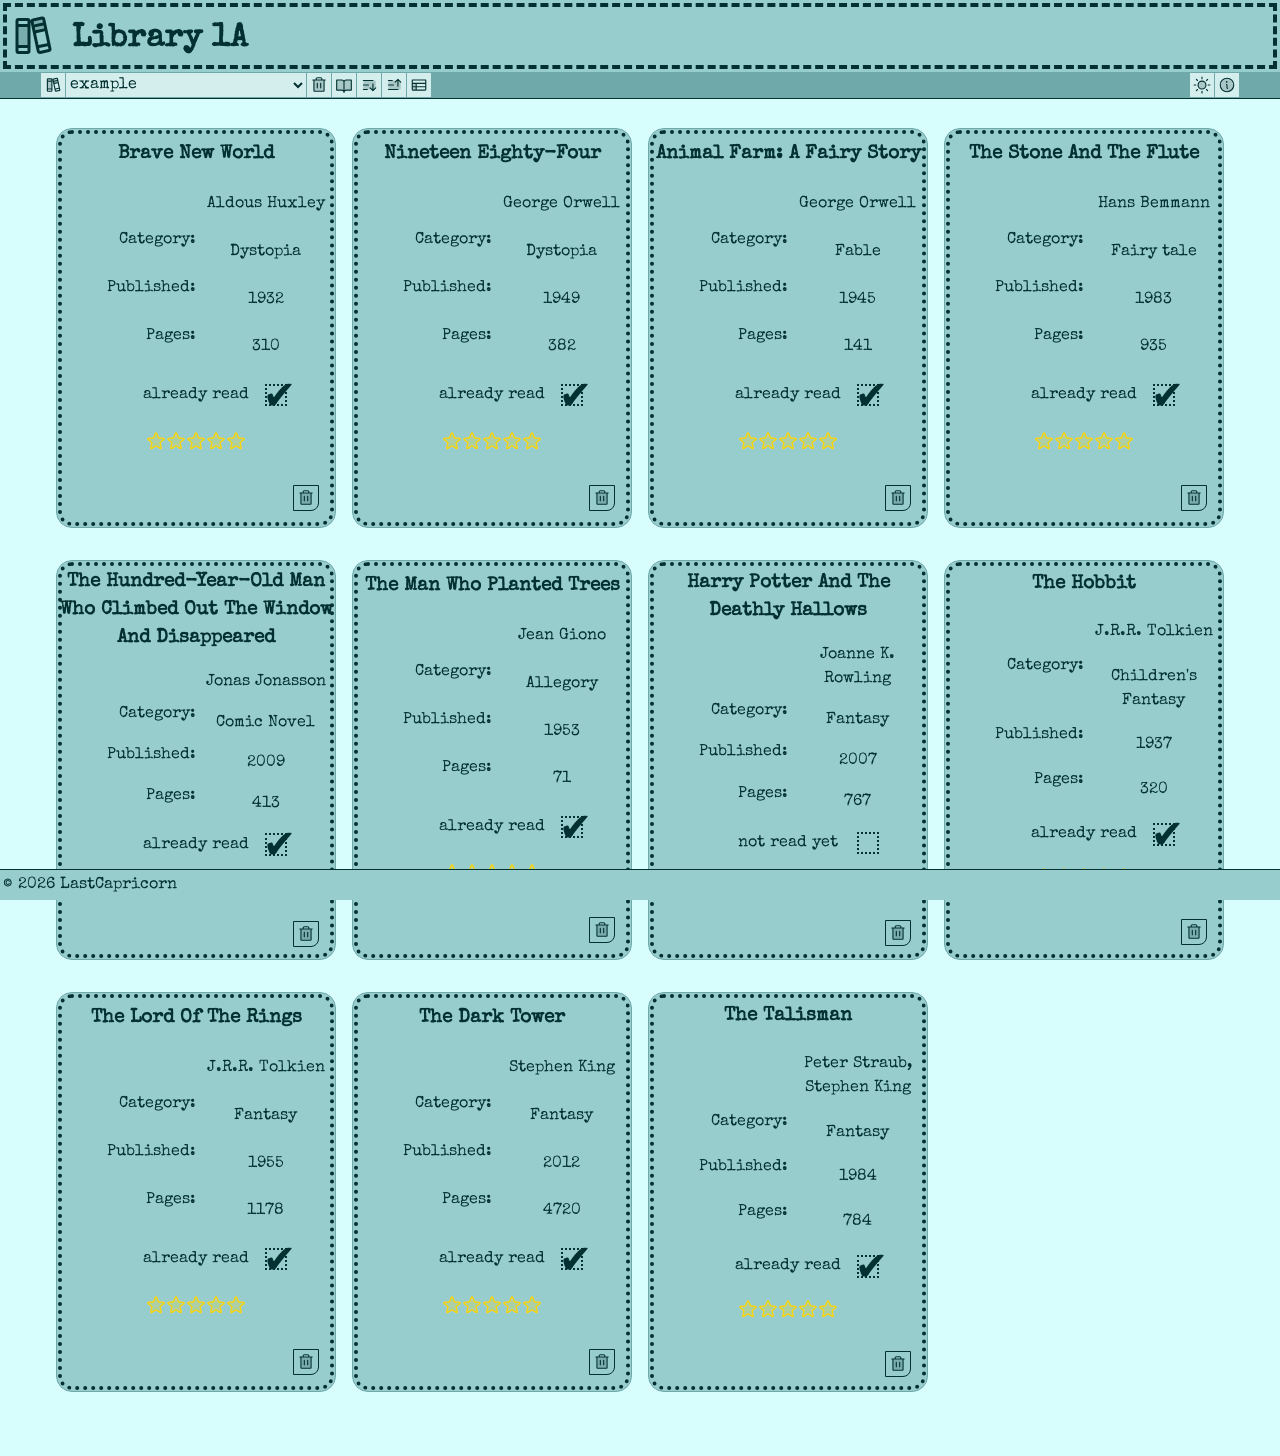
<file: index.html>
<!DOCTYPE html>
<html lang="en">
<head>
  <meta charset="UTF-8">
  <meta http-equiv="X-UA-Compatible" content="ie=edge">
  <meta name="viewport" content="width=device-width, initial-scale=1.0">
  <link rel="shortcut icon" href="images/lc_logo_custom_duo.svg" type="image/svg+xml">
  <link rel="stylesheet" href="css/icons.css">
  <link rel="stylesheet" href="css/style.css">
  <script defer src="js/script.js"></script>
  <title>Library 1A</title>
</head>
<body>
  <header>
    <div class="heading">
      <div class="logo"><span class="ph--books-duotone"></span></div>
      <div class="title">
        <h1>Library 1A</h1>
      </div>
    </div>
    <nav class="toolbar">
      <div class="tools">
        <button type="button" title="new bookshelf" command="show-modal" commandfor="bookshelf_dialog">
          <span class="ph--books-duotone"></span>
        </button>
        <select name="bookshelfs" id="shelf-select">
        </select>
        <button type="button" class="remove-bookshelf" title="remove bookshelf">
          <span class="ph--trash-duotone"></span>
        </button>
        <button type="button" title="new book" command="show-modal" commandfor="book_dialog">
          <span class="ph--book-open-duotone"></span>
        </button>
        <button type="button" class="sort-button asc" title="sort ascending">
          <span class="ph--sort-ascending-duotone"></span>
        </button>
        <button type="button" class="sort-button desc" title="sort descending">
          <span class="ph--sort-descending-duotone"></span>
        </button>
        <button type="button" class="toggle-view">
          <span class="ph--table-duotone" title="table view"></span>
          <span class="ph--cards-duotone" title="card view"></span>
        </button>
      </div>
      <div class="tools">
        <button type="button" class="scheme-toggle">
          <span class="ph--sun-duotone"></span>
          <span class="ph--moon-stars-duotone"></span>
        </button>
        <button type="button" popovertarget="info_pop">
          <span class="ph--info-duotone"></span>
        </button>
      </div>
    </nav>
  </header>

  <main class="container">
    <table>
      <thead>
        <tr>
          <th>Title</th>
          <th>Author</th>
          <th>Category</th>
          <th>Published</th>
          <th>Pages</th>
          <th>Read</th>
          <th>Rating</th>
        </tr>
      </thead>

      <tbody></tbody>

    </table>
  </main>

  <footer>
    <div>
      <p>&copy; 2026 LastCapricorn</p>
    </div>
  </footer>

  <dialog id="book_dialog">
    <form action="#" method="dialog" name="book_form" id="book_form">
      <button type="button" command="close" commandfor="book_dialog">
        <span class="ph--x-square-duotone"></span>
     </button>
     <p class="form-head">Enter some information (at least the title) about your new book:</p>
     <label for="book_title">Title:</label>
     <input type="text" id="book_title" pattern="[\w\- ]+" required>
     <label for="book_author">Author:</label>
     <input type="text" id="book_author" pattern="[\w\- ]+">
     <label for="book_category">Category:</label>
     <input type="text" id="book_category" pattern="[\w\- ]+">
     <label for="book_year">Year:</label>
     <input type="number" id="book_year" min="0" max="2026" value="2026" pattern="[0-9]{1,4}">
     <label for="book_pages">Pages:</label>
     <input type="number" id="book_pages" min="1" max="99999" value="1" pattern="[0-9]{1,5}">
     <label for="book_read">Read:</label>
     <input type="checkbox" id="book_read">
     <p class="rating">Rating:</p>
     <div id="rating">
       <label for="star1" class="star">
         <span class="ph--star-duotone"></span>
         <input type="checkbox" id="star1" value="1">
       </label>
       <label for="star2" class="star">
         <span class="ph--star-duotone"></span>
         <input type="checkbox" id="star2" value="2">
       </label>
       <label for="star3" class="star">
         <span class="ph--star-duotone"></span>
         <input type="checkbox" id="star3" value="3">
       </label>
       <label for="star4" class="star">
         <span class="ph--star-duotone"></span>
         <input type="checkbox" id="star4" value="4">
       </label>
       <label for="star5" class="star">
         <span class="ph--star-duotone"></span>
         <input type="checkbox" id="star5" value="5">
       </label>
     </div>
     <button type="submit" id="book-form_submit" form="book_form">create!</button>
    </form>
  </dialog>

  <dialog id="bookshelf_dialog">
    <form action="#" method="dialog" name="bookshelf_form" id="bookshelf_form">
      <button type="button" id="bookshelf-form_cancel" command="close" commandfor="bookshelf_dialog">
        <span class="ph--x-square-duotone"></span>
      </button>
      <label for="bookshelf_name">Please enter a name for your new bookshelf:</label>
      <input type="text" id="bookshelf_name" name="bookshelf_name" minlength="2" pattern="[a-zA-Z][\w\-]+[a-zA-Z0-9]" placeholder="a-z, A-Z, 0-9, _, -">
      <p class="explanation">Start with letter, end with letter or digit</p>
      <button type="submit" id="bookshelf-form_submit" form="bookshelf_form">create!</button>
    </form>
  </dialog>

  <dialog id="remove_dialog">
    <p>Do you really want to remove the current bookshelf?</p>
    <button type="button" class="confirm-removal">Remove!</button>
    <button type="button" command="close" commandfor="remove_dialog">Cancel</button>
  </dialog>

  <div id="info_pop" popover>
    <ul>
      <li>This is part of the Full Stack JavaScript Path from
        <a href="https://www.theodinproject.com/lessons/node-path-javascript-library">The Odin Project</a>
      </li>
      <li>At Google Fonts you'll find
        <a href="https://fonts.google.com/?query=special+elite">"Special Elite"</a>
      </li>
      <li>I used the duotone variant of
        <a href="https://phosphoricons.com/">PhosphorIcons</a></li>
      <li>You can have a look at my other
        <a href="https://github.com/LastCapricorn">repositories</a>
        on github
      </li>
      <li>
        You can
        <button type="button" popovertarget="info_pop" popovertargetaction="hide">clear localStorage</button>
        before you close this page or for testing purposes
      </li>
    </ul>
  </div>

  <template id="book-card-template">
    <div class="book-card">
      <h3 class="book-title"></h3>
      <p class="book-author"></p>
      <span class="span-category">Category:</span>
      <p class="book-category"></p>
      <span class="span-year">Published:</span>
      <p class="book-year"></p>
      <span class="span-pages">Pages:</span>
      <p class="book-pages"></p>
      <label class="label-read"></label>
      <input type="checkbox" class="book-read">
      <div class="book-rating">
       <label class="rate-label">
         <span class="ph--star-duotone"></span>
         <input type="checkbox" class="rate-input" value="1">
       </label>
       <label class="rate-label">
         <span class="ph--star-duotone"></span>
         <input type="checkbox" class="rate-input" value="2">
       </label>
       <label class="rate-label">
         <span class="ph--star-duotone"></span>
         <input type="checkbox" class="rate-input" value="3">
       </label>
       <label class="rate-label">
         <span class="ph--star-duotone"></span>
         <input type="checkbox" class="rate-input" value="4">
       </label>
       <label class="rate-label">
         <span class="ph--star-duotone"></span>
         <input type="checkbox" class="rate-input" value="5">
       </label>
      </div>
      <button type="button" class="button-trash">
        <span class="ph--trash-duotone"></span>
      </button>
    </div>
  </template>

  <template id="book-tablerow-template">
    <tr class="tab-row">
      <td class="tab-title"></td>
      <td class="tab-author"></td>
      <td class="tab-category"></td>
      <td class="tab-year"></td>
      <td class="tab-pages"></td>
      <td class="tab-read">
        <input type="checkbox" class="book-read">
      </td>
      <td class="tab-rating">
        <div class="book-rating">
          <label class="rate-label">
            <span class="ph--star-duotone"></span>
            <input type="checkbox" class="rate-input" value="1">
          </label>
          <label class="rate-label">
            <span class="ph--star-duotone"></span>
            <input type="checkbox" class="rate-input" value="2">
          </label>
          <label class="rate-label">
            <span class="ph--star-duotone"></span>
            <input type="checkbox" class="rate-input" value="3">
          </label>
          <label class="rate-label">
            <span class="ph--star-duotone"></span>
            <input type="checkbox" class="rate-input" value="4">
          </label>
          <label class="rate-label">
            <span class="ph--star-duotone"></span>
            <input type="checkbox" class="rate-input" value="5">
          </label>
        </div>
      </td>
      <td class="tab-trash">
        <button type="button" class="button-trash">
          <span class="ph--trash-duotone"></span>
        </button>
      </td>
    </tr>
  </template>

</body>
</html>
</file>
<file: css/icons.css>
.ph--book-open-duotone,
.ph--books-duotone,
.ph--cards-duotone,
.ph--info-duotone,
.ph--moon-stars-duotone,
.ph--sort-ascending-duotone,
.ph--sort-descending-duotone,
.ph--star-duotone,
.ph--sun-duotone,
.ph--table-duotone,
.ph--trash-duotone,
.ph--x-square-duotone {
  display: inline-block;
  width: 1em;
  height: 1em;
  --svg: url("data:image/svg+xml,%3Csvg xmlns='http://www.w3.org/2000/svg' viewBox='0 0 256 256'%3E%3Cg fill='black'%3E%3Cpath d='M216 112v16c0 53-88 88-88 112c0-24-88-59-88-112v-16Z' opacity='.2'/%3E%3Cpath d='M232 104a56.06 56.06 0 0 0-56-56h-40a24 24 0 0 1 24-24a8 8 0 0 0 0-16a40 40 0 0 0-40 40H80a56.06 56.06 0 0 0-56 56a16 16 0 0 0 8 13.83V128c0 35.53 33.12 62.12 59.74 83.49C103.66 221.07 120 234.18 120 240a8 8 0 0 0 16 0c0-5.82 16.34-18.93 28.26-28.51C190.88 190.12 224 163.53 224 128v-10.17a16 16 0 0 0 8-13.83M80 64h96a40.06 40.06 0 0 1 40 40H40a40 40 0 0 1 40-40m74.25 135c-10.62 8.52-20 16-26.25 23.37c-6.25-7.32-15.63-14.85-26.25-23.37C77.8 179.79 48 155.86 48 128v-8h160v8c0 27.86-29.8 51.79-53.75 71'/%3E%3C/g%3E%3C/svg%3E");
  background-color: currentColor;
  -webkit-mask-image: var(--svg);
  mask-image: var(--svg);
  -webkit-mask-repeat: no-repeat;
  mask-repeat: no-repeat;
  -webkit-mask-size: 100% 100%;
  mask-size: 100% 100%;
}

span.ph--book-open-duotone {
  --svg: url("data:image/svg+xml,%3Csvg xmlns='http://www.w3.org/2000/svg' viewBox='0 0 256 256'%3E%3Cg fill='black'%3E%3Cpath d='M232 56v144h-72a32 32 0 0 0-32 32a32 32 0 0 0-32-32H24V56h72a32 32 0 0 1 32 32a32 32 0 0 1 32-32Z' opacity='.2'/%3E%3Cpath d='M232 48h-72a40 40 0 0 0-32 16a40 40 0 0 0-32-16H24a8 8 0 0 0-8 8v144a8 8 0 0 0 8 8h72a24 24 0 0 1 24 24a8 8 0 0 0 16 0a24 24 0 0 1 24-24h72a8 8 0 0 0 8-8V56a8 8 0 0 0-8-8M96 192H32V64h64a24 24 0 0 1 24 24v112a39.8 39.8 0 0 0-24-8m128 0h-64a39.8 39.8 0 0 0-24 8V88a24 24 0 0 1 24-24h64Z'/%3E%3C/g%3E%3C/svg%3E");
}

span.ph--books-duotone {
  --svg: url("data:image/svg+xml,%3Csvg xmlns='http://www.w3.org/2000/svg' viewBox='0 0 256 256'%3E%3Cg fill='black'%3E%3Cpath d='M48 72h64v112H48Zm142.64-33.61a8 8 0 0 0-9.5-6.21l-46.81 10a8.07 8.07 0 0 0-6.15 9.57L139.79 107l62.46-13.42Z' opacity='.2'/%3E%3Cpath d='m231.65 194.55l-33.19-157.8a16 16 0 0 0-19-12.39l-46.81 10.06a16.08 16.08 0 0 0-12.3 19l33.19 157.8A16 16 0 0 0 169.16 224a16.3 16.3 0 0 0 3.38-.36l46.81-10.06a16.09 16.09 0 0 0 12.3-19.03M136 50.15v-.09l46.8-10l3.33 15.87L139.33 66Zm6.62 31.47l46.82-10.05l3.34 15.9L146 97.53Zm6.64 31.57l46.82-10.06l13.3 63.24l-46.82 10.06ZM216 197.94l-46.8 10l-3.33-15.87l46.8-10.07l3.33 15.85zM104 32H56a16 16 0 0 0-16 16v160a16 16 0 0 0 16 16h48a16 16 0 0 0 16-16V48a16 16 0 0 0-16-16M56 48h48v16H56Zm0 32h48v96H56Zm48 128H56v-16h48z'/%3E%3C/g%3E%3C/svg%3E");
}

span.ph--cards-duotone {
  --svg: url("data:image/svg+xml,%3Csvg xmlns='http://www.w3.org/2000/svg' viewBox='0 0 256 256'%3E%3Cg fill='black'%3E%3Cpath d='M192 88v112a8 8 0 0 1-8 8H40a8 8 0 0 1-8-8V88a8 8 0 0 1 8-8h144a8 8 0 0 1 8 8' opacity='.2'/%3E%3Cpath d='M184 72H40a16 16 0 0 0-16 16v112a16 16 0 0 0 16 16h144a16 16 0 0 0 16-16V88a16 16 0 0 0-16-16m0 128H40V88h144zm48-144v120a8 8 0 0 1-16 0V56H64a8 8 0 0 1 0-16h152a16 16 0 0 1 16 16'/%3E%3C/g%3E%3C/svg%3E");
}

span.ph--info-duotone {
  --svg: url("data:image/svg+xml,%3Csvg xmlns='http://www.w3.org/2000/svg' viewBox='0 0 256 256'%3E%3Cg fill='black'%3E%3Cpath d='M224 128a96 96 0 1 1-96-96a96 96 0 0 1 96 96' opacity='.2'/%3E%3Cpath d='M144 176a8 8 0 0 1-8 8a16 16 0 0 1-16-16v-40a8 8 0 0 1 0-16a16 16 0 0 1 16 16v40a8 8 0 0 1 8 8m88-48A104 104 0 1 1 128 24a104.11 104.11 0 0 1 104 104m-16 0a88 88 0 1 0-88 88a88.1 88.1 0 0 0 88-88m-92-32a12 12 0 1 0-12-12a12 12 0 0 0 12 12'/%3E%3C/g%3E%3C/svg%3E");
}

span.ph--moon-stars-duotone {
  --svg: url("data:image/svg+xml,%3Csvg xmlns='http://www.w3.org/2000/svg' viewBox='0 0 256 256'%3E%3Cg fill='black'%3E%3Cpath d='M210.69 158.18A88 88 0 1 1 97.82 45.31A96.08 96.08 0 0 0 192 160a97 97 0 0 0 18.69-1.82' opacity='.2'/%3E%3Cpath d='M240 96a8 8 0 0 1-8 8h-16v16a8 8 0 0 1-16 0v-16h-16a8 8 0 0 1 0-16h16V72a8 8 0 0 1 16 0v16h16a8 8 0 0 1 8 8m-96-40h8v8a8 8 0 0 0 16 0v-8h8a8 8 0 0 0 0-16h-8v-8a8 8 0 0 0-16 0v8h-8a8 8 0 0 0 0 16m72.77 97a8 8 0 0 1 1.43 8A96 96 0 1 1 95.07 37.8a8 8 0 0 1 10.6 9.06a88.07 88.07 0 0 0 103.47 103.47a8 8 0 0 1 7.63 2.67m-19.39 14.88c-1.79.09-3.59.14-5.38.14A104.11 104.11 0 0 1 88 64c0-1.79 0-3.59.14-5.38a80 80 0 1 0 109.24 109.24Z'/%3E%3C/g%3E%3C/svg%3E");
}

span.ph--sort-ascending-duotone {
  --svg: url("data:image/svg+xml,%3Csvg xmlns='http://www.w3.org/2000/svg' viewBox='0 0 256 256'%3E%3Cg fill='black'%3E%3Cpath d='M224 80v88l-24 24H48V64h160a16 16 0 0 1 16 16' opacity='.2'/%3E%3Cpath d='M128 128a8 8 0 0 1-8 8H48a8 8 0 0 1 0-16h72a8 8 0 0 1 8 8M48 72h136a8 8 0 0 0 0-16H48a8 8 0 0 0 0 16m56 112H48a8 8 0 0 0 0 16h56a8 8 0 0 0 0-16m125.66-21.66a8 8 0 0 0-11.32 0L192 188.69V112a8 8 0 0 0-16 0v76.69l-26.34-26.35a8 8 0 0 0-11.32 11.32l40 40a8 8 0 0 0 11.32 0l40-40a8 8 0 0 0 0-11.32'/%3E%3C/g%3E%3C/svg%3E");
}

span.ph--sort-descending-duotone {
  --svg: url("data:image/svg+xml,%3Csvg xmlns='http://www.w3.org/2000/svg' viewBox='0 0 256 256'%3E%3Cg fill='black'%3E%3Cpath d='M224 88v88a16 16 0 0 1-16 16H48V64h152Z' opacity='.2'/%3E%3Cpath d='M40 128a8 8 0 0 1 8-8h72a8 8 0 0 1 0 16H48a8 8 0 0 1-8-8m8-56h56a8 8 0 0 0 0-16H48a8 8 0 0 0 0 16m136 112H48a8 8 0 0 0 0 16h136a8 8 0 0 0 0-16m45.66-101.66l-40-40a8 8 0 0 0-11.32 0l-40 40a8 8 0 0 0 11.32 11.32L176 67.31V144a8 8 0 0 0 16 0V67.31l26.34 26.35a8 8 0 0 0 11.32-11.32'/%3E%3C/g%3E%3C/svg%3E");
}

span.ph--star-duotone {
  --svg: url("data:image/svg+xml,%3Csvg xmlns='http://www.w3.org/2000/svg' viewBox='0 0 256 256'%3E%3Cg fill='black'%3E%3Cpath d='m229.06 108.79l-48.7 42l14.88 62.79a8.4 8.4 0 0 1-12.52 9.17L128 189.09l-54.72 33.65a8.4 8.4 0 0 1-12.52-9.17l14.88-62.79l-48.7-42A8.46 8.46 0 0 1 31.73 94l63.91-5.2l24.62-59.6a8.36 8.36 0 0 1 15.48 0l24.62 59.6l63.91 5.2a8.46 8.46 0 0 1 4.79 14.79' opacity='.2'/%3E%3Cpath d='M239.18 97.26A16.38 16.38 0 0 0 224.92 86l-59-4.76l-22.78-55.09a16.36 16.36 0 0 0-30.27 0L90.11 81.23L31.08 86a16.46 16.46 0 0 0-9.37 28.86l45 38.83L53 211.75a16.38 16.38 0 0 0 24.5 17.82l50.5-31.08l50.53 31.08A16.4 16.4 0 0 0 203 211.75l-13.76-58.07l45-38.83a16.43 16.43 0 0 0 4.94-17.59m-15.34 5.47l-48.7 42a8 8 0 0 0-2.56 7.91l14.88 62.8a.37.37 0 0 1-.17.48c-.18.14-.23.11-.38 0l-54.72-33.65a8 8 0 0 0-8.38 0l-54.72 33.67c-.15.09-.19.12-.38 0a.37.37 0 0 1-.17-.48l14.88-62.8a8 8 0 0 0-2.56-7.91l-48.7-42c-.12-.1-.23-.19-.13-.5s.18-.27.33-.29l63.92-5.16a8 8 0 0 0 6.72-4.94l24.62-59.61c.08-.17.11-.25.35-.25s.27.08.35.25L153 91.86a8 8 0 0 0 6.75 4.92l63.92 5.16c.15 0 .24 0 .33.29s0 .4-.16.5'/%3E%3C/g%3E%3C/svg%3E");
}

span.ph--sun-duotone {
  --svg: url("data:image/svg+xml,%3Csvg xmlns='http://www.w3.org/2000/svg' viewBox='0 0 256 256'%3E%3Cg fill='black'%3E%3Cpath d='M184 128a56 56 0 1 1-56-56a56 56 0 0 1 56 56' opacity='.2'/%3E%3Cpath d='M120 40V16a8 8 0 0 1 16 0v24a8 8 0 0 1-16 0m72 88a64 64 0 1 1-64-64a64.07 64.07 0 0 1 64 64m-16 0a48 48 0 1 0-48 48a48.05 48.05 0 0 0 48-48M58.34 69.66a8 8 0 0 0 11.32-11.32l-16-16a8 8 0 0 0-11.32 11.32Zm0 116.68l-16 16a8 8 0 0 0 11.32 11.32l16-16a8 8 0 0 0-11.32-11.32M192 72a8 8 0 0 0 5.66-2.34l16-16a8 8 0 0 0-11.32-11.32l-16 16A8 8 0 0 0 192 72m5.66 114.34a8 8 0 0 0-11.32 11.32l16 16a8 8 0 0 0 11.32-11.32ZM48 128a8 8 0 0 0-8-8H16a8 8 0 0 0 0 16h24a8 8 0 0 0 8-8m80 80a8 8 0 0 0-8 8v24a8 8 0 0 0 16 0v-24a8 8 0 0 0-8-8m112-88h-24a8 8 0 0 0 0 16h24a8 8 0 0 0 0-16'/%3E%3C/g%3E%3C/svg%3E");
}

span.ph--table-duotone {
  --svg: url("data:image/svg+xml,%3Csvg xmlns='http://www.w3.org/2000/svg' viewBox='0 0 256 256'%3E%3Cg fill='black'%3E%3Cpath d='M88 104v96H32v-96Z' opacity='.2'/%3E%3Cpath d='M224 48H32a8 8 0 0 0-8 8v136a16 16 0 0 0 16 16h176a16 16 0 0 0 16-16V56a8 8 0 0 0-8-8M40 112h40v32H40Zm56 0h120v32H96Zm120-48v32H40V64ZM40 160h40v32H40Zm176 32H96v-32h120z'/%3E%3C/g%3E%3C/svg%3E");
}

span.ph--trash-duotone {
  --svg: url("data:image/svg+xml,%3Csvg xmlns='http://www.w3.org/2000/svg' viewBox='0 0 256 256'%3E%3Cg fill='black'%3E%3Cpath d='M200 56v152a8 8 0 0 1-8 8H64a8 8 0 0 1-8-8V56Z' opacity='.2'/%3E%3Cpath d='M216 48h-40v-8a24 24 0 0 0-24-24h-48a24 24 0 0 0-24 24v8H40a8 8 0 0 0 0 16h8v144a16 16 0 0 0 16 16h128a16 16 0 0 0 16-16V64h8a8 8 0 0 0 0-16M96 40a8 8 0 0 1 8-8h48a8 8 0 0 1 8 8v8H96Zm96 168H64V64h128Zm-80-104v64a8 8 0 0 1-16 0v-64a8 8 0 0 1 16 0m48 0v64a8 8 0 0 1-16 0v-64a8 8 0 0 1 16 0'/%3E%3C/g%3E%3C/svg%3E");
}

span.ph--x-square-duotone {
  --svg: url("data:image/svg+xml,%3Csvg xmlns='http://www.w3.org/2000/svg' viewBox='0 0 256 256'%3E%3Cg fill='black'%3E%3Cpath d='M216 48v160a8 8 0 0 1-8 8H48a8 8 0 0 1-8-8V48a8 8 0 0 1 8-8h160a8 8 0 0 1 8 8' opacity='.2'/%3E%3Cpath d='M208 32H48a16 16 0 0 0-16 16v160a16 16 0 0 0 16 16h160a16 16 0 0 0 16-16V48a16 16 0 0 0-16-16m0 176H48V48h160zm-42.34-106.34L139.31 128l26.35 26.34a8 8 0 0 1-11.32 11.32L128 139.31l-26.34 26.35a8 8 0 0 1-11.32-11.32L116.69 128l-26.35-26.34a8 8 0 0 1 11.32-11.32L128 116.69l26.34-26.35a8 8 0 0 1 11.32 11.32'/%3E%3C/g%3E%3C/svg%3E");
}
</file>
<file: css/style.css>
@font-face {
  font-family: "Special Elite";
  src: url("../fonts/SpecialElite-Regular.woff2") format("woff2"),
    url("../fonts/SpecialElite-Regular.ttf") format("truetype");
  font-weight: normal;
  font-style: normal;
  font-display: swap;
}

:root {
  color-scheme: light dark;
   --bg-body: light-dark( hsl(180 90% 92% / 1),  hsl(180 25% 6% / 1));
   --bg-bloody: light-dark(hsl(180 35% 70% / 1), hsl(180 25% 20% / 1));
   --bg-medium: light-dark( hsl(180 35% 70% / 1), hsl(180 25% 10% / 1));
   --bg-well-done: light-dark( hsl(180 25% 55% / 1), hsl(180 0% 20% / 1));
   --bg-tools: light-dark( hsl(180 40% 88% / 1), hsl(180 0% 38% / 1));
   --bg-cancel: light-dark( hsl(0 90% 80% / 1), hsl(0 60% 50% / 0.9));
   --color: light-dark( hsl(180 90% 10% / 1), hsl(180 65% 89% / 1));
   --goldstar: light-dark(hsl(50 100% 50%), hsl(46 100% 50%));
   --black-n-white: light-dark(black, white);
}
:root[style*="light"] {
  [class*="sun"] {
    display: inline-block;
  }
  [class*="moon"] {
    display: none;
  }
}
:root[style*="dark"] {
  [class*="sun"] {
    display: none;
  }
  [class*="moon"] {
    display: inline-block;
  }
}
@media (prefers-color-scheme: light) {
  :root {
    color-scheme: light;
  }
  .scheme-toggle [class*="moon"] {
    display: none;
  }
}
@media (prefers-color-scheme: dark) {
  .root {
    color-scheme: dark;
  }
  .scheme-toggle [class*="sun"] {
    display: none;
  }
}

*, *::before, *::after {
  box-sizing: border-box;
  margin: 0;
}
html {
  font-size: 16px;
  -webkit-font-smoothing: antialiased;
  scroll-behavior: smooth;
  height: 100svh;
}
body {
  font-family: "Special Elite", system-ui, -apple-system, BlinkMacSystemFont, 'Segoe UI', Roboto, Oxygen, Ubuntu, Cantarell, 'Open Sans', 'Helvetica Neue', sans-serif;
  background-color: var(--bg-body);
  color: var(--color);
  line-height: 1.5;
  min-height: 100%;
  display: grid;
  grid-template-rows: auto 1fr auto;
}
input, select, button, dialog, :popover-open {
  font: inherit;
  color: var(--color);
}

header {
  background-color: var(--bg-well-done);
  border-block-end: 1px solid var(--color);
}
.heading {
  background-color: var(--bg-medium);
  outline: 4px dashed var(--color);
  outline-offset: -7px;
  display:flex;
  gap: 1.0rem;
  padding: 0.5rem;
}
.logo {
  font-size: 3rem;
  display: flex;
  align-items: center;
}
h1 {
  padding-block-start: 0.5rem;
}

.toolbar {
  width: clamp(300px, 100dvw, 1200px);
  margin: 0 auto;
  padding: 1px;
  display: flex;
  gap: 1px;
  justify-content: space-between;
}
.tools {
  display: flex;
  gap: 1px;
}
.tools select {
  width: min(29dvw, 240px);
  background-color: var(--bg-tools);
  border: none;
  outline: none;
}

.tools button:has([class*="info"]) {
  anchor-name: --info;
}
.tools button:has([class*="books"]) {
  anchor-name: --bookshelf;
}
.tools button:has([class*="book-open"]) {
  anchor-name: --book;
}
.tools button:has([class*="trash"]) {
  anchor-name: --remove;
}
label:has([type="checkbox"]),
label + [type="checkbox"],
button {
  cursor: pointer;
}
button:has(span) {
  font-size: 18px;
  line-height: 0;
  padding: 3px;
  background-color: var(--bg-tools);
  border: none;
}
button:not(:has(span)) {
  padding-block-start: 0.3rem;
  padding-inline: 0.4rem;
  background-color: var(--bg-medium);
  border: 1px solid var(--color);
  outline: 2px dotted var(--color);
  outline-offset: -4px;
}
.button-trash {
  background-color: var(--bg-medium);
  border: 1px groove var(--color);
  border-bottom-right-radius: 8px;
  corner-bottom-right-shape: bevel;
}

.toggle-view {
  display: none;
  position: relative;
  width: 24px;
  [class^="ph--table"] {
    visibility: visible;
  }
  [class^="ph--cards"] {
    visibility: hidden;
  }
}
.toggle-view.table {
  [class^="ph--table"] {
    visibility: hidden;
  }
  [class^="ph--cards"] {
    visibility: visible;
  }
}
.toggle-view span {
  position: absolute;
  top: 3px;
  left: 3px;
}

#book_read,
.book-read {
  appearance: none;
  position: relative;
  width: 1.4rem;
  aspect-ratio: 1 / 1;
  border: 2px dotted var(--color);
}
#book_read::before,
.book-read::before {
  content: "\2714";
  position: absolute;
  top: -15px;
  left: -4px;
  font-size: 2.5rem;
  color: var(--color);
  visibility: hidden;
}
#book_read:checked::before,
.book-read:checked::before {
  visibility: visible;
}
#rating,
.book-rating {
  display: grid;
  grid-auto-flow: column;
}
.star,
[class="rate-label"] {
  font-size: 1.25rem;
  filter: drop-shadow(1px 1px 2px hsl(from var(--black-n-white) h s l / 0.75));
}
input[id^="star"],
[class="rate-input"] {
  position: absolute;
  opacity: 0;
  width: 0;
  height: 0;
  pointer-events: none;
}
.star:has(input:checked),
[class="rate-label"]:has(input:checked) {
  color: var(--goldstar);
}

.container {
  width: clamp(300px, calc(100dvw - 15px), 1200px);
  margin: 0 auto;
  padding-inline: 1rem;
  display: grid;
  grid-auto-flow: column;
  gap: 2rem;
  align-content: center;
  overflow-x: auto;
  scroll-snap-type: inline mandatory;
}

.book-card {
  width: clamp(280px, 96dvw, 400px);
  height: 400px;
  background-color: var(--bg-bloody);
  border: 1px solid var(--bg-well-done);
  outline: 4px dotted var(--color);
  outline-offset: -6px;
  border-radius: 16px;
  corner-shape: bevel;
  box-shadow: 10px 10px 10px 0px hsl(from var(--bg-well-done) h s l / 0.25);
  scroll-snap-align: none center;
  display: grid;
  grid-template-columns: 1fr 1fr;
  grid-template-areas:
    "title title"
    ". author"
    "sp-cat category"
    "sp-year year"
    "sp-pages pages"
    "read read"
    "rating rating"
    ". trash";
  align-items: center;

  .book-title {
    grid-area: title;
    text-wrap-style: balance;
    text-align: center;
  }
  p {
    text-align: center;
  }
  span {
    text-align: right;
  }
  .book-author {
    grid-area: author;
  }
  .span-category {
    grid-area: sp-cat;
  }
  .book-category {
    grid-area: category;
  }
  .span-year {
    grid-area: sp-year;
  }
  .book-year {
    grid-area: year;
  }
  .span-pages {
    grid-area: sp-pages;
  }
  .book-pages {
    grid-area: pages;
  }
  .label-read,
  .book-read {
    grid-area: read;
    justify-self: center;
  }
  .book-read {
    margin-inline-start: 160px;
  }
  .book-rating {
    grid-area: rating;
    justify-self: center;
  }
  .button-trash {
    grid-area: trash;
    justify-self: end;
    margin-inline-end: 16px;
    margin-block-end: 4px;
  }
  [class^="span-"] {
    align-self: start;
  }
}

table {
  display: none;
}
.container.table {
  display: block;
  padding-inline: 0;
  table {
    display: table;
    border-collapse: collapse;
  }
  thead{
    background-color: var(--bg-medium);
  }
  th,
  td {
    border: 2px dotted var(--color);
    padding: 0.5rem;
  }
  td:nth-of-type(4),
  td:nth-of-type(5) {
    text-align: right;
  }
  td:nth-of-type(6) {
    text-align: center;
  }
  .book-rating {
    justify-self: center;
    align-self: center;
  }
  .button-trash {
    background-color: var(--bg-body);
  }
}

footer {
  padding: 0.2rem;
  border-block-start: 1px solid var(--color);
  background-color: var(--bg-medium);
}

#book_dialog,
#bookshelf_dialog,
#remove_dialog,
#info_pop {
  position: fixed;
  width: min(93dvw, 400px);
  margin-block-start: 0.5rem;
  padding: 0.5rem;
  background-color: color(from var(--bg-body) srgb r g b / 0.95);
  border: 1px solid var(--color);
  outline: 2px dashed var(--color);
  outline-offset: -5px;
}
[type="submit"] {
    justify-self: end;
    align-self: center;
}
button:has([class^="ph--x"]) {
  position: relative;
  justify-self: end;
  align-self: start;
  width: 24px;
  height: 24px;
  background-color: var(--bg-cancel);
  display: grid;
  justify-items: center;
  align-items: center;
  span {
    position: absolute;
    font-size: 2rem;
    color: var(--color);
  }
}

#book_dialog {
  position-anchor: --book;
  position-area: bottom;

  form {
    display: grid;
    grid-template-columns: 90px minmax(100px, 1fr);
    grid-auto-flow: row;
    gap: 1rem 0;
    align-items: center;
  }
  button {
    grid-column: 2;
  }
  .form-head {
    grid-column: span 2;
  }
  [for^="book"],
  .rating {
    justify-self: end;
    padding-inline-end: 0.5rem;
  }
  #rating {
    justify-content: start;
    line-height: 1;
  }
}

#bookshelf_dialog {
  position-anchor: --bookshelf;
  position-area: bottom span-right;
  margin-inline-start: 0.5rem;

  form {
    display: grid;
    grid-template-areas:
    ". exit"
    "label label"
    "input input"
    "explain submit";
  }
  button:has([class^="ph--x"]) {
    grid-area: exit;
  }
  label {
    grid-area: label;
    margin-top: 1rem;
  }
  input {
    grid-area: input;
    color: var(--color);
    margin-bottom: 1rem;
  }
  .explanation {
    grid-area: explain;
    font-size: 0.80rem;
  }
  button[type="submit"] {
    grid-area: submit;
  }
}

#remove_dialog:open {
  position-anchor: --remove;
  position-area: bottom;
  margin-inline-start: 0.7rem;
  display: grid;
  grid-template-columns: auto auto auto;
  gap: 0.5rem;
  p {
    grid-column: 1 / 4;
  }
  button {
    justify-self: end;
  }
  button[class="confirm-removal"] {
    grid-column: 2 / 3;
  }
  button:not([class="confirm-removal"]) {
    grid-column: 3 / 4;
  }
}

#info_pop:popover-open {
  position-anchor: --info;
  position-area: bottom span-left;
  margin-inline-end: 0.5rem;
  ul {
    padding-inline-start: 20px;
  }
  li {
    padding: 0.5rem 0;
    text-wrap-style: pretty;
  }
  li:not(:last-of-type) {
    border-block-end: 1px groove var(--bg-bloody);
  }
}

@media (width > 449px) {
  body {
    display: block;
  }
  header {
    position: fixed;
    inset: 0 0 auto 0;
    z-index: 1;
  }
  footer {
    position: fixed;
    inset: auto 0 0 0;
  }
  .tools:last-of-type {
    padding-right: 0.75rem;
  }
  .container {
    margin-block-start: 8rem;
    padding-block-end: 4rem;
    grid-template-columns: repeat(auto-fit, minmax(280px, 1fr));
    grid-auto-flow: row;
    scroll-snap-type: none;
    gap: 2rem 1.0rem;
  }
  .book-card {
    width: min(100%, 400px);
    scroll-snap-align: none none;
  }
}
@media (width > 699px) {
  .toggle-view {
    display: inline-block;
  }
}
@media (width > 1199px) {
  .tools:last-of-type {
    padding-right: 0;
  }
}
</file>
